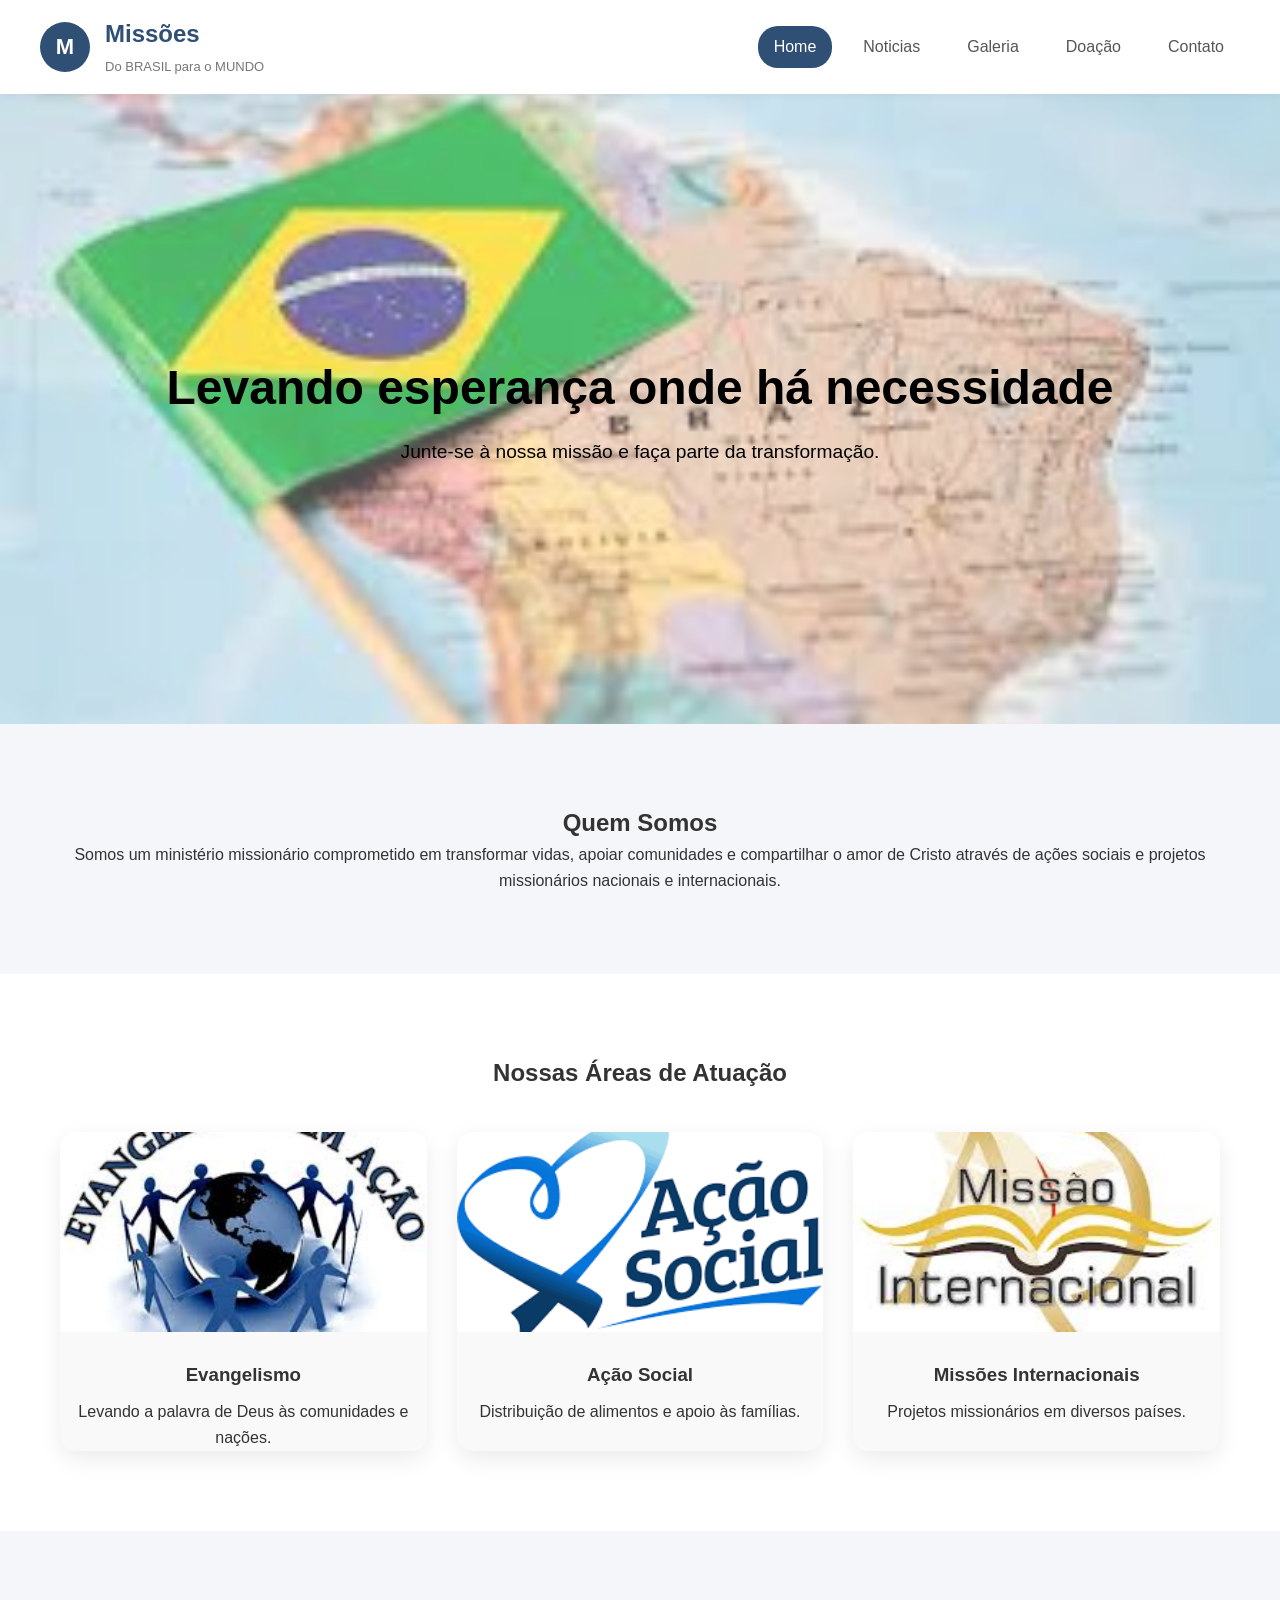
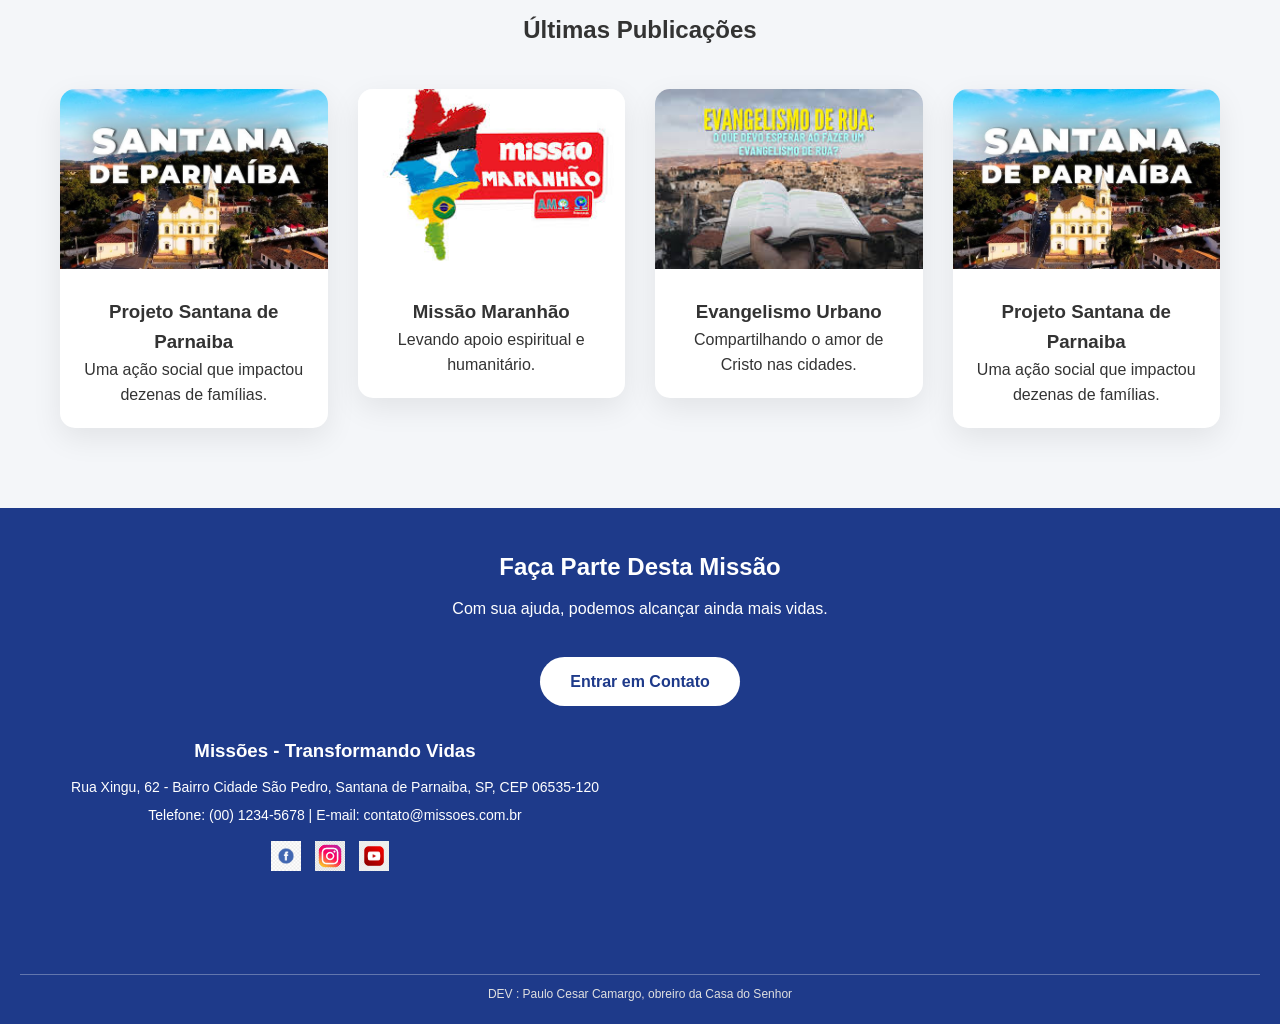
<file: index.html>
<!DOCTYPE html>
<html lang="pt-br">
<head>
<meta charset="UTF-8">
<meta name="viewport" content="width=device-width, initial-scale=1.0">
<title>Missões - Transformando Vidas</title>
<link rel="stylesheet" href="css/footer.css">
<link rel="stylesheet" href="css/header.css">
<link rel="stylesheet" href="css/style.css">


</head>
<body>

<div id="header"></div>


<!-- HERO DINÂMICO -->
<section class="hero" id="heroBanners">
    <!-- banners serão carregados dinamicamente via JS -->
</section>
<!-- SOBRE -->

<section class="sobre" id="sobreSection">
    <!-- Conteúdo será carregado via JS -->
</section>

<!-- ÁREAS -->
<section class="areas">
    <div class="container">
        <h2>Nossas Áreas de Atuação</h2>

        <div class="areas-grid">
            <div class="area-card">
                <img src="assets/images/area1.jpeg">
                <h3>Evangelismo</h3>
                <p>Levando a palavra de Deus às comunidades e nações.</p>
            </div>

            <div class="area-card">
                <img src="assets/images/acao_social.png">
                <h3>Ação Social</h3>
                <p>Distribuição de alimentos e apoio às famílias.</p>
            </div>

            <div class="area-card">
                <img src="assets/images/internacional.jpeg">
                <h3>Missões Internacionais</h3>
                <p>Projetos missionários em diversos países.</p>
            </div>
           
        </div>
    </div>
</section>

<!-- PUBLICAÇÕES -->
<section class="publicacoes">
    <div class="container">
        <h2>Últimas Publicações</h2>
        <div class="cards-grid">
            
            <a href="paginaDetalhe1.html?id=1" class="post-card-link">
                <div class="post-card">
                    <img src="assets/images/santana.jpg">
                    <div class="post-content">
                        <h3>Projeto Santana de Parnaiba</h3>
                        <p>Uma ação social que impactou dezenas de famílias.</p>
                    </div>
                </div>
            </a>

            <a href="paginaDetalhe2.html?id=2" class="post-card-link">
                <div class="post-card">
                    <img src="assets/images/maranhao.jpeg">
                    <div class="post-content">
                        <h3>Missão Maranhão</h3>
                        <p>Levando apoio espiritual e humanitário.</p>
                    </div>
                </div>
            </a>

            <a href="paginaDetalhe3.html?id=3" class="post-card-link">
                <div class="post-card">
                    <img src="assets/images/evenDeRua.jpeg">
                    <div class="post-content">
                        <h3>Evangelismo Urbano</h3>
                        <p>Compartilhando o amor de Cristo nas cidades.</p>
                    </div>
                </div>
            </a>

            <a href="paginaDetalhe1.html?id=1" class="post-card-link">
                <div class="post-card">
                    <img src="assets/images/santana.jpg">
                    <div class="post-content">
                        <h3>Projeto Santana de Parnaiba</h3>
                        <p>Uma ação social que impactou dezenas de famílias.</p>
                    </div>
                </div>
            </a>

        </div>
    </div>
</section>


<div id="footer"></div>


<script src="js/include.js"></script>
<!--<script src="js/home.js"></script>-->
<script src="js/script.js"></script>
<script src="js/carregarHero.js"></script>
<script src="js/admin.js"></script>




</body>
</html>
</file>
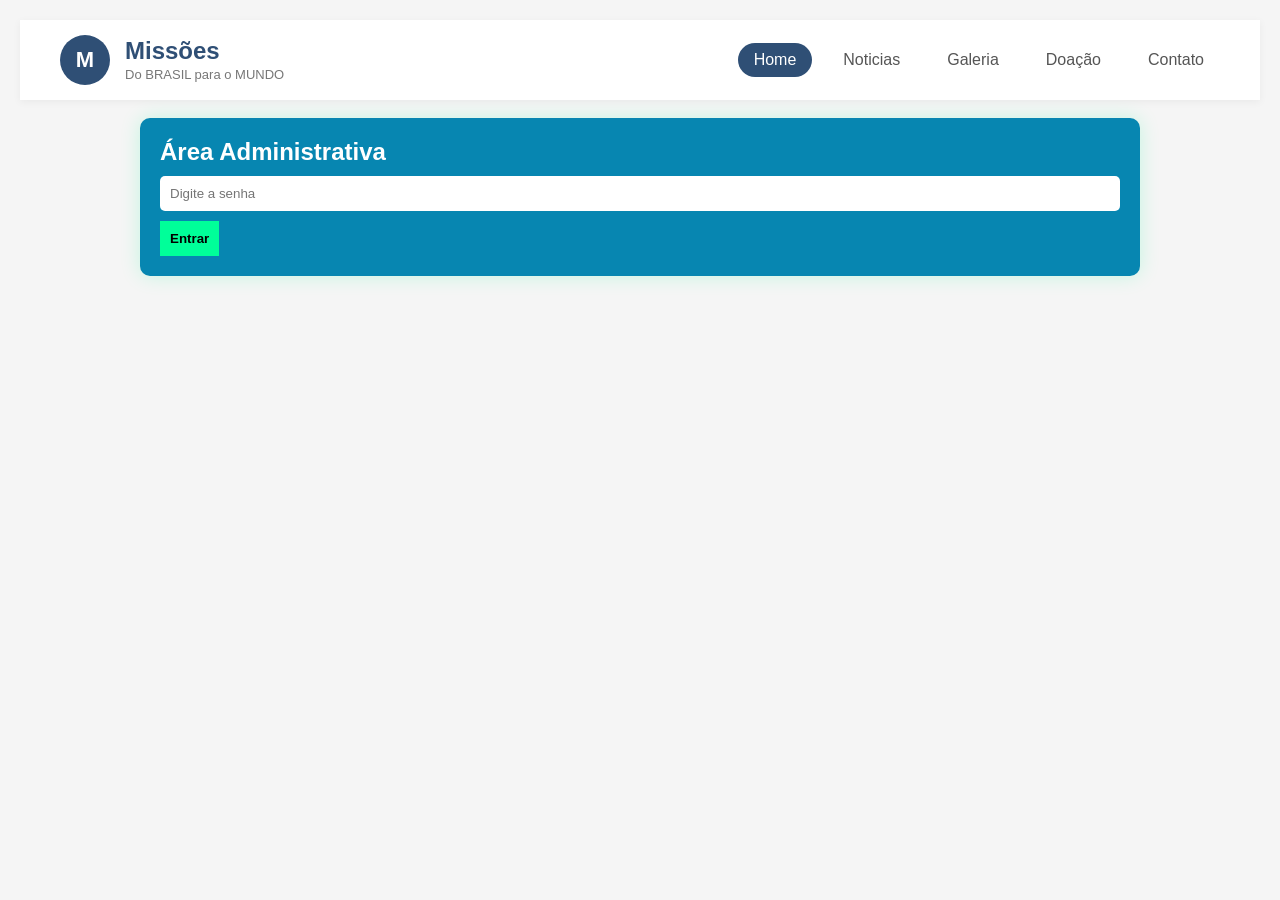
<file: admin.html>
<!DOCTYPE html>
<html lang="pt-br">
<head>
<meta charset="UTF-8">
 <meta name="viewport" content="width=device-width, initial-scale=1.0">
<title>Notícias</title>
<link rel="stylesheet" href="css/admin.css">
<link rel="stylesheet" href="css/noticias.css">
<link rel="stylesheet" href="css/header.css">


</head>
<body>

    <!--include-->
    <div id="header"></div>
    <!--include-->
    <br>
<section class="admin-login" id="adminLogin">
    <h2>Área Administrativa</h2>
    <input type="password" id="senhaAdmin" placeholder="Digite a senha">
    <button onclick="verificarSenha()">Entrar</button>
</section>
<br>
<section class="admin-panel" id="adminPanel">

    <h2>Painel de Publicações</h2>
    <button class="logout-btn" onclick="logout()">Sair</button>
    <!-- Botão no canto direito -->
     <button> <a href="adminHome.html">Home</a></button>
       


    <!-- NOTÍCIAS -->
    <div class="box">
        <h3>Publicar Notícia</h3>
        <input type="text" id="tituloNoticia" placeholder="Título">
        <textarea id="conteudoNoticia" placeholder="Conteúdo"></textarea>
        <input type="file" id="imagemNoticia" accept="image/*">
        <img id="previewNoticia">
        <button onclick="salvarNoticia()">Publicar Notícia</button>
    </div>
        <div class="box">
        <h3>Gerenciar Notícias</h3>
        <div id="listaNoticiasAdmin"></div>
    </div>

    <!-- GALERIA -->
    <div class="box">
        <h3>Publicar Foto na Galeria</h3>
        <input type="text" id="tituloFoto" placeholder="Título da foto">
        <textarea id="descricaoFoto" placeholder="Descrição da foto"></textarea>
        <input type="file" id="imagemFoto">
        <button onclick="salvarFoto()">Publicar</button>
    </div>
    <div class="box">
    <h3>Gerenciar Fotos Publicadas</h3>
    <div id="listaFotosAdmin"></div>
</div>

</section>
<br>



<script src="js/script.js"></script>
<script src="js/admin.js"></script>
<script src="js/galeria.js"></script>
<script src="js/include.js"></script>
</body>
</html>
</file>
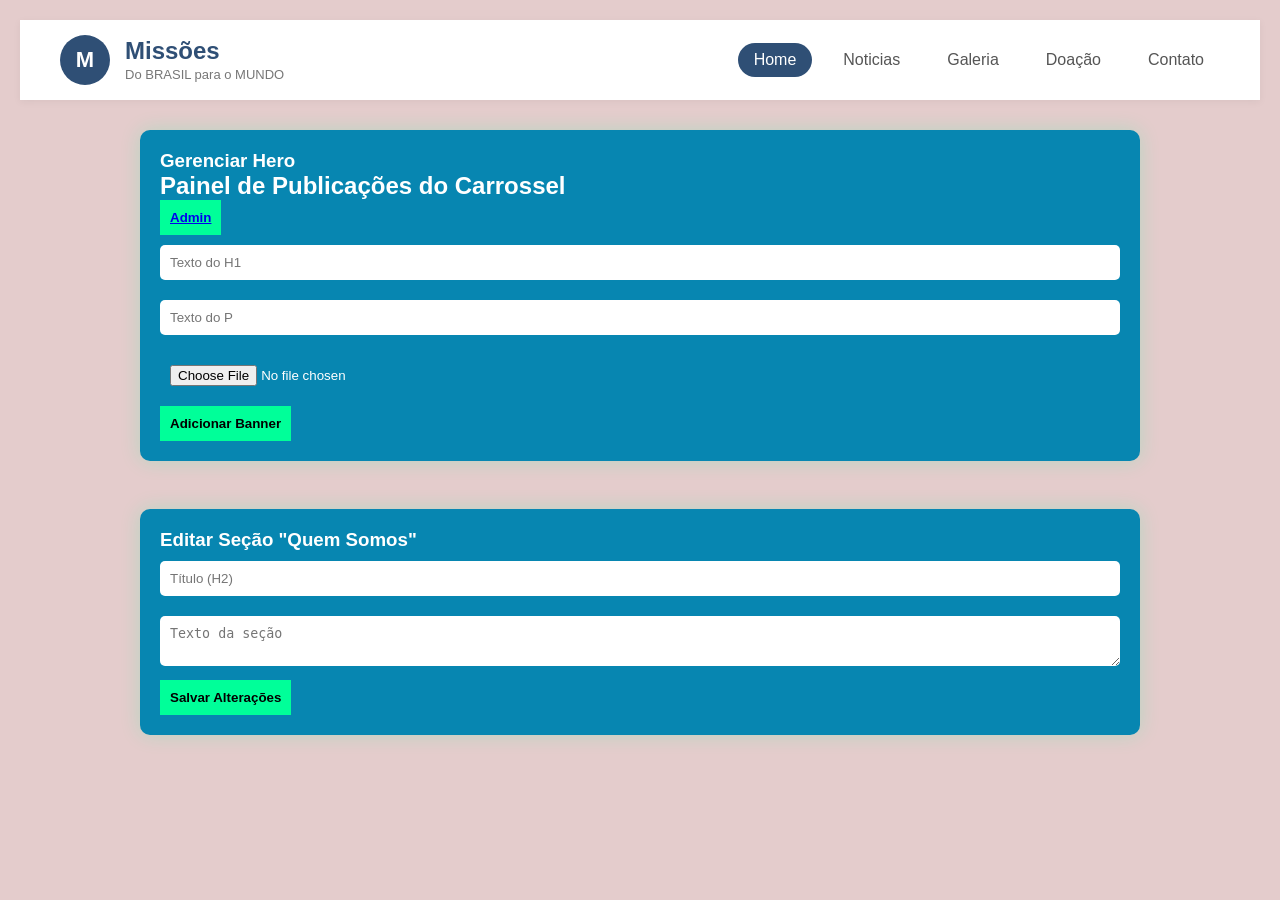
<file: adminHome.html>
<!DOCTYPE html>
<html lang="pt-br">
<head>
<meta charset="UTF-8">
<meta name="viewport" content="width=device-width, initial-scale=1.0">
<title>Admin Hero</title>
<link rel="stylesheet" href="css/header.css">
<link rel="stylesheet" href="css/admin.css">
</head>
<body>
<div id="header"></div>

<!-- Box de gerenciamento do Hero -->
<div class="admin-panel box">
    <h3>Gerenciar Hero</h3>
<div> <h2>Painel de Publicações do Carrossel</h2>
    <!-- Botão no canto direito -->
     <button> <a href="admin.html">Admin</a></button>
       </div>
    <!-- Formulário para novo banner -->
    <input type="text" id="tituloHero" placeholder="Texto do H1" required>
    <input type="text" id="subtituloHero" placeholder="Texto do P" required>
    <input type="file" id="imagemHero" accept="image/*" required>
    <img id="previewHero">
    <button onclick="salvarHero()">Adicionar Banner</button>

    <!-- Lista de banners existentes -->
    <div id="listaHeroAdmin"></div>
</div>
<br>
<div class="admin-panel box">
    <h3>Editar Seção "Quem Somos"</h3>

    <input type="text" id="tituloSobre" placeholder="Título (H2)">
    <textarea id="textoSobre" placeholder="Texto da seção"></textarea>
    <button onclick="salvarSobre()">Salvar Alterações</button>
</div>
<br>

<script src="js/include.js"></script>
<script src="js/carregarHero.js"></script>
<script src="js/script.js"></script>


</body>

</html>
</file>
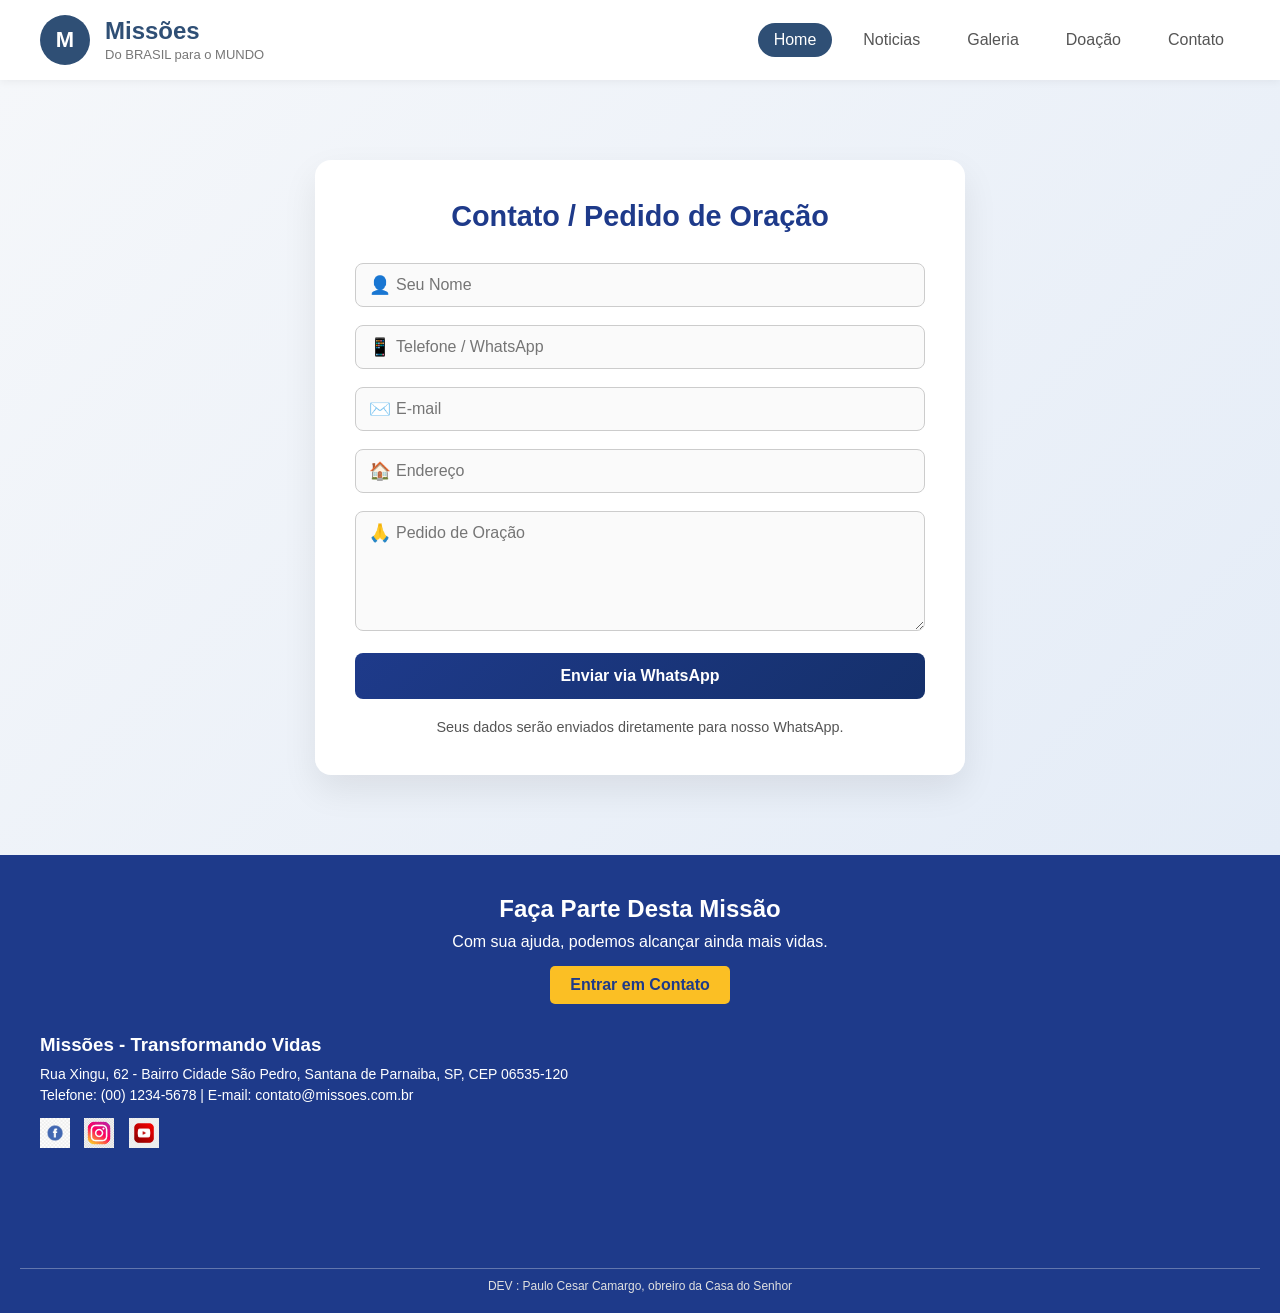
<file: contato.html>
<!DOCTYPE html>
<html lang="pt-br">
<head>
    <meta charset="UTF-8">
    <meta name="viewport" content="width=device-width, initial-scale=1.0">
    <title>Contato</title>
    
    <link rel="stylesheet" href="css/header.css">
    <link rel="stylesheet" href="css/contato.css">
    <link rel="stylesheet" href="css/footer.css">
</head>
<body>
<div id="header"></div>
<!-- HEADER -->
<!-- Section de Contato Estilo Sistema de Agendamento -->
<section id="contato">
  <div class="container">
    <h2>Contato / Pedido de Oração</h2>

    <form id="formContato">

      <div class="input-group">
        <span>👤</span>
        <input type="text" id="nome" placeholder="Seu Nome" required>
      </div>

      <div class="input-group">
        <span>📱</span>
        <input type="tel" id="telefone" placeholder="Telefone / WhatsApp" required>
      </div>

      <div class="input-group">
        <span>✉️</span>
        <input type="email" id="email" placeholder="E-mail" required>
      </div>

      <div class="input-group">
        <span>🏠</span>
        <input type="text" id="endereco" placeholder="Endereço">
      </div>

      <div class="input-group">
        <span>🙏</span>
        <textarea id="pedido" placeholder="Pedido de Oração" required></textarea>
      </div>

      <button type="submit">Enviar via WhatsApp</button>
    </form>

    <p class="info-text">
      Seus dados serão enviados diretamente para nosso WhatsApp.
    </p>
  </div>
</section>

<script>
document.getElementById("formContato").addEventListener("submit", function(e){
  e.preventDefault();

  const nome = document.getElementById("nome").value.trim();
  const telefone = document.getElementById("telefone").value.trim();
  const email = document.getElementById("email").value.trim();
  const endereco = document.getElementById("endereco").value.trim();
  const pedido = document.getElementById("pedido").value.trim();

  // Validação simples
  const emailRegex = /^[^\s@]+@[^\s@]+\.[^\s@]+$/;
  const telRegex = /^[0-9]{8,15}$/; // apenas números, 8 a 15 dígitos

  if(!nome || !telefone || !email || !pedido){
    alert("Por favor, preencha todos os campos obrigatórios!");
    return;
  }

  if(!emailRegex.test(email)){
    alert("Por favor, insira um e-mail válido!");
    return;
  }

  const telNumeros = telefone.replace(/\D/g,''); // Remove caracteres não numéricos
  if(!telRegex.test(telNumeros)){
    alert("Por favor, insira um telefone/WhatsApp válido (somente números)!");
    return;
  }

  // Número do WhatsApp da ONG (ex.: 55DDDNUMERO)
  const numeroWhats = "5511913563576";

  const mensagem = `🙏 Pedido de oração via site:%0A
*Nome:* ${nome}%0A
*Telefone:* ${telefone}%0A
*E-mail:* ${email}%0A
*Endereço:* ${endereco}%0A
*Pedido de Oração:* ${pedido}`;

  const urlWhats = `https://wa.me/${numeroWhats}?text=${mensagem}`;

  window.open(urlWhats, "_blank");
});
</script>

<div id="footer"></div>


    
    <script src="js/include.js"></script>
    <script src="js/script.js"></script>
</body>
</html>
</file>
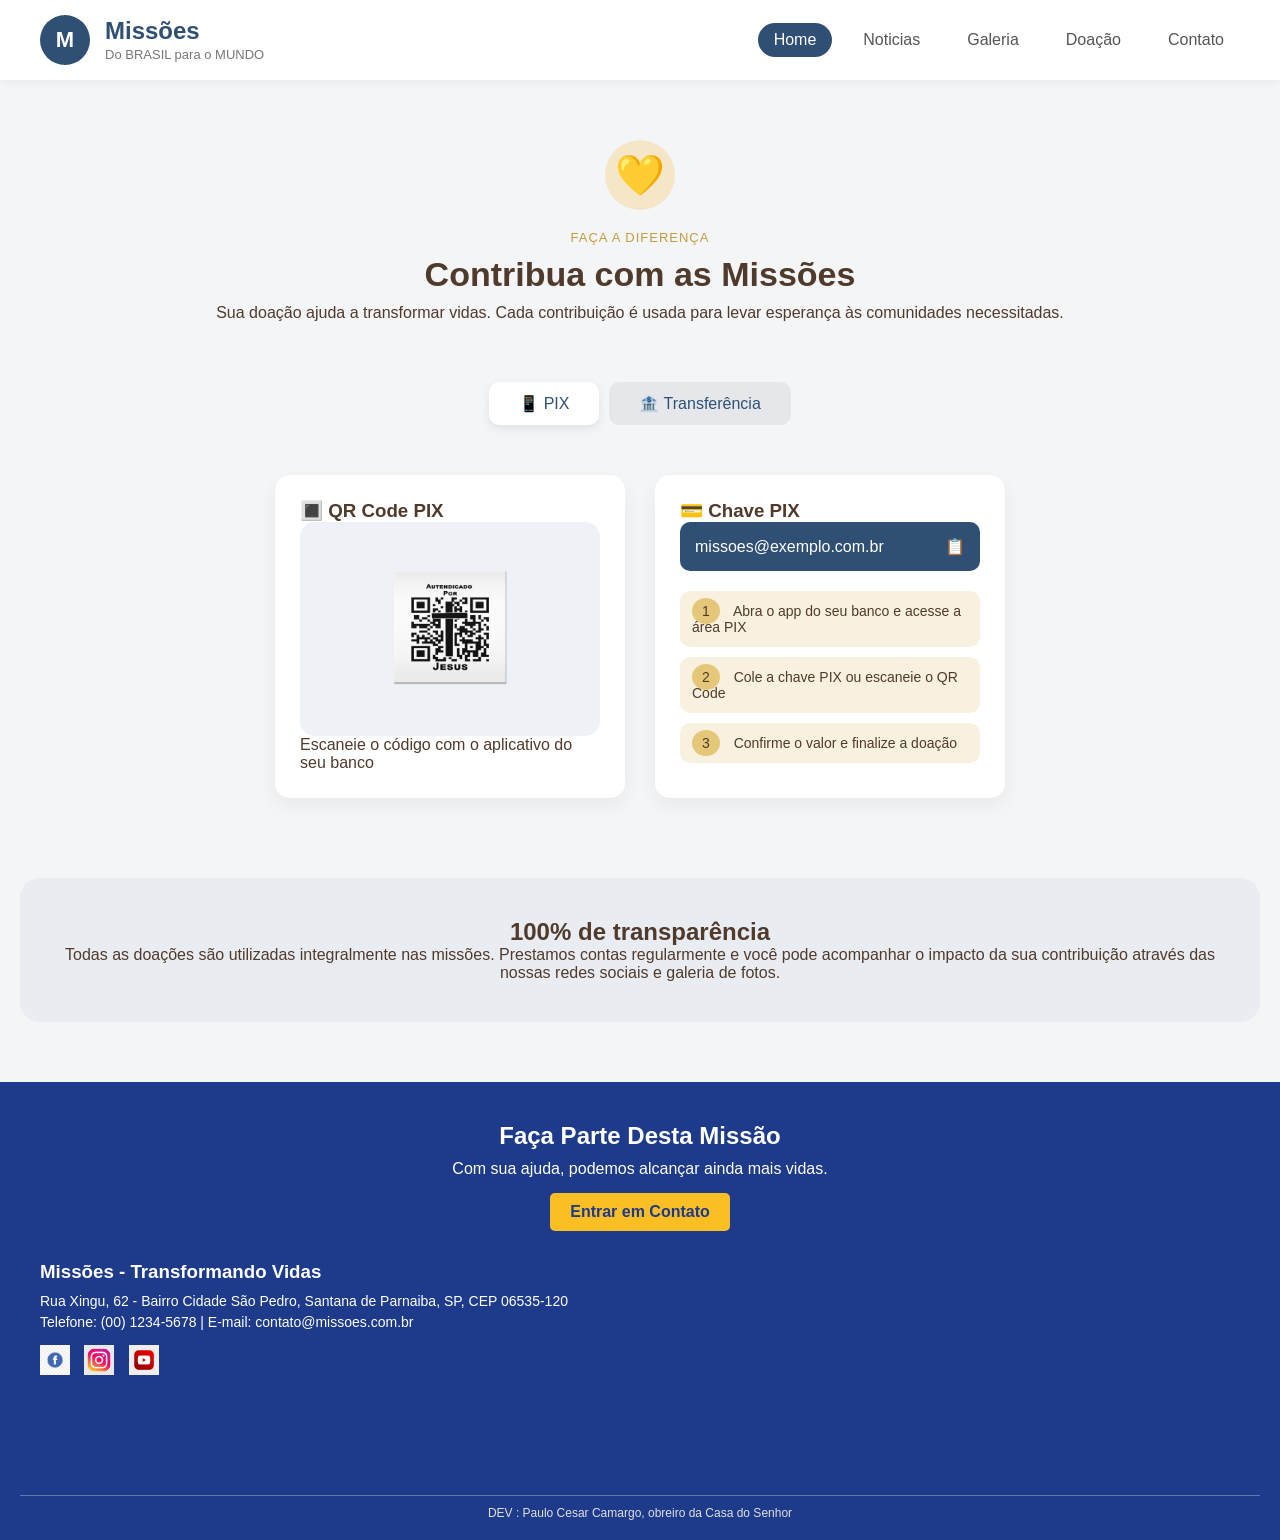
<file: doacao.html>
<!DOCTYPE html>
<html lang="pt-br">
<head>
    <meta charset="UTF-8">
    <meta name="viewport" content="width=device-width, initial-scale=1.0">
    <title>Faça a diferença</title>
    
    <link rel="stylesheet" href="css/header.css">
     <link rel="stylesheet" href="css/doacao.css">
     <link rel="stylesheet" href="css/footer.css">
</head>
<body>
    <!--include-->
    <div id="header"></div>
    <!--include-->
<section class="topo">
    <div class="icone">💛</div>
    <span class="subtitulo">FAÇA A DIFERENÇA</span>
    <h1>Contribua com as Missões</h1>
    <p>Sua doação ajuda a transformar vidas. Cada contribuição é usada para levar esperança às comunidades necessitadas.</p>
</section>

<section class="tabs">
    <button class="tab active" onclick="mostrarAba('pix')">📱 PIX</button>
    <button class="tab" onclick="mostrarAba('transferencia')">🏦 Transferência</button>
</section>

<section id="pix" class="conteudo active">

    <div class="card">
        <h3>🔳 QR Code PIX</h3>
        <div class="qr-box">
            <img src="../assets/images/qr.png" alt="QR Code PIX">
        </div>
        <p>Escaneie o código com o aplicativo do seu banco</p>
    </div>

    <div class="card">
        <h3>💳 Chave PIX</h3>
        <div class="pix-chave">
            missoes@exemplo.com.br
            <span onclick="copiarPix()">📋</span>
        </div>

        <div class="passos">
            <div><span>1</span> Abra o app do seu banco e acesse a área PIX</div>
            <div><span>2</span> Cole a chave PIX ou escaneie o QR Code</div>
            <div><span>3</span> Confirme o valor e finalize a doação</div>
        </div>
    </div>

</section>

<section id="transferencia" class="conteudo">

    <div class="card centralizado">
        <h3>🏦 Dados Bancários</h3>
        <br>
        <p><strong>Banco:</strong> Banco do Brasil</p>
        <br>
        <p><strong>Agência:</strong> 0001</p>
        <br>
        <p><strong>Conta:</strong> 12345-6</p>
        <br>
        <p><strong>Nome:</strong> Missões Transformando Vidas</p>
        <br>
        <button onclick="copiarTransferencia()">Copiar Dados</button>
    </div>

</section>

<section class="transparencia">
    <h2>100% de transparência</h2>
    <p>Todas as doações são utilizadas integralmente nas missões. Prestamos contas regularmente
        e você pode acompanhar o impacto da sua contribuição através das nossas redes
        sociais e galeria de fotos.
    </p>
</section>

<div id="footer"></div>


    
    <script src="js/include.js"></script>
    <script src="js/script.js"></script>
</body>
</html>
</file>
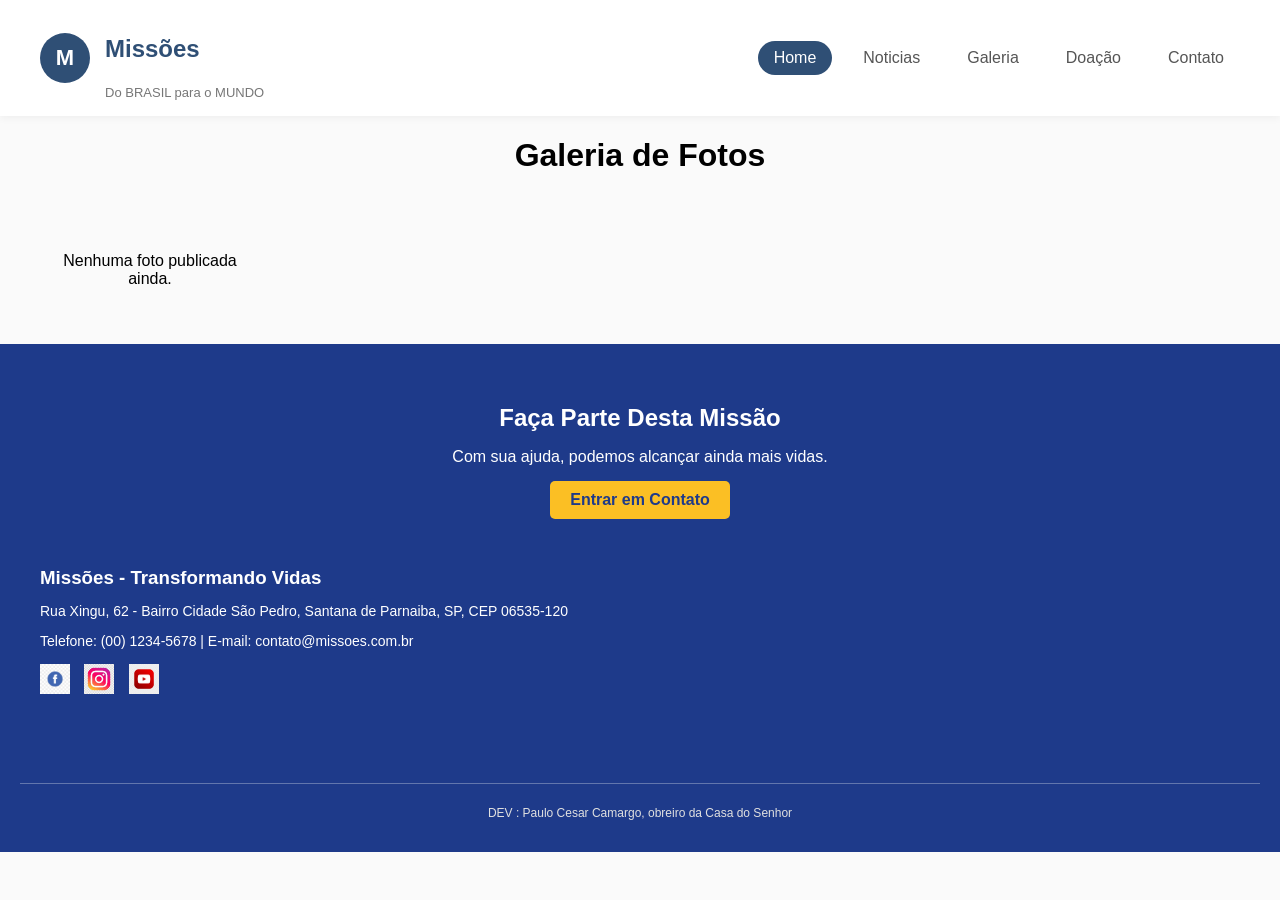
<file: galeria.html>
<!DOCTYPE html>
<html lang="pt-br">
<head>
<meta charset="UTF-8">
<meta name="viewport" content="width=device-width, initial-scale=1.0">
<title>Galeria</title>

<link rel="stylesheet" href="css/header.css">
<link rel="stylesheet" href="css/galeria.css">
<link rel="stylesheet" href="css/footer.css">
</head>
<body>

<div id="header"></div>

<h1  style='text-align:center;'>Galeria de Fotos</h1>
<div id="gridGaleria" class="grid-galeria"></div>

<div id="lightbox" class="lightbox">
    <img id="lightboxImg">
</div>

<div id="footer"></div>
 

<script src="js/include.js"></script>
<script src="js/galeria.js"></script>
<script src="js/script.js"></script>

</body>
</html>
</file>
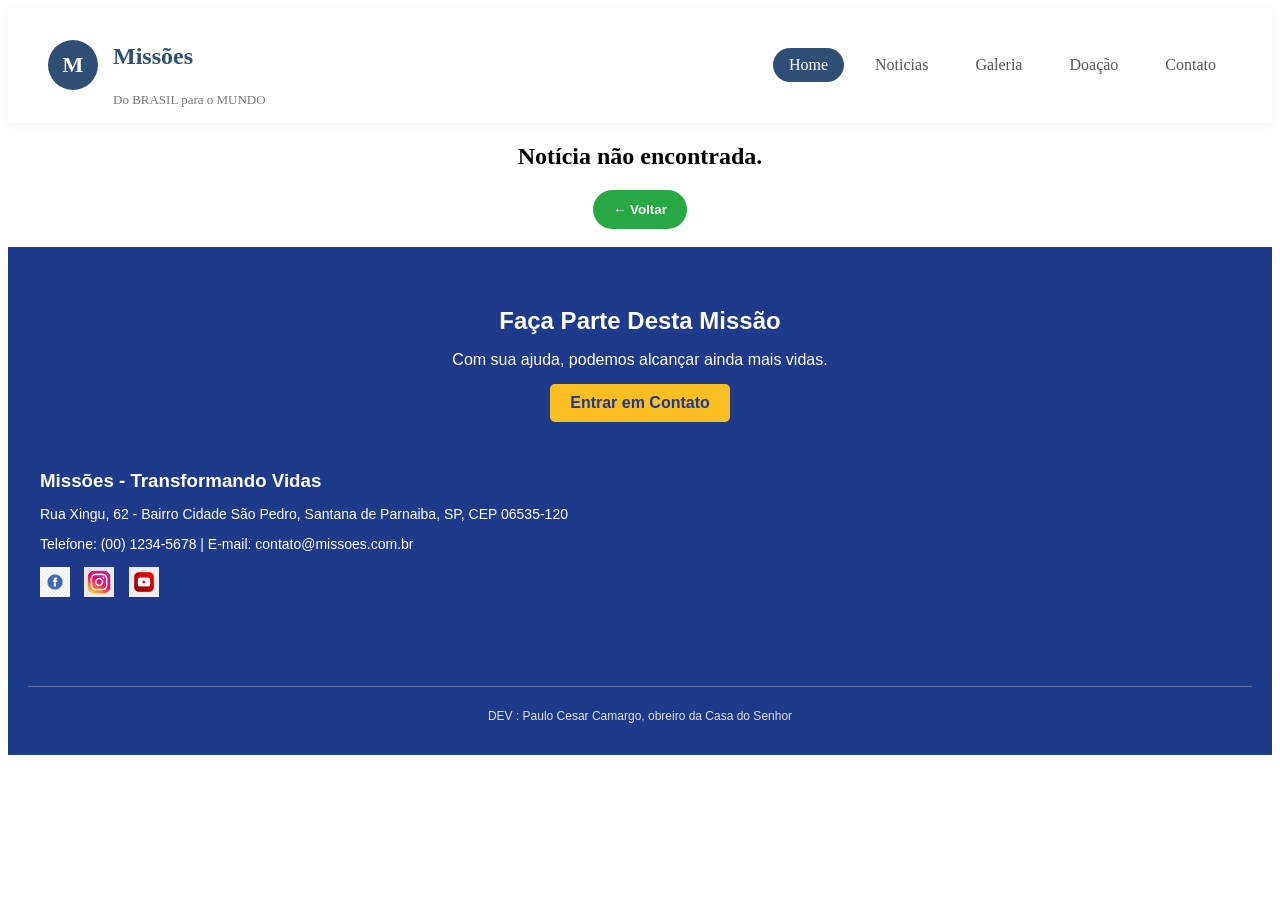
<file: noticia.html>
<!DOCTYPE html>
<html lang="pt-br">
<head>
<meta charset="UTF-8">
 <meta name="viewport" content="width=device-width, initial-scale=1.0">
<title>Notícia</title>
<link rel="stylesheet" href="css/noticiaIndividual.css">
<link rel="stylesheet" href="css/header.css">
<link rel="stylesheet" href="css/footer.css">
</head>
<body>

<div id="header"></div>

<section class="container-noticias">
    <div id="noticiaCompleta"></div>
    <div style="text-align:center; margin-top:20px;">
        <button onclick="voltarPagina()" class="btn-voltar">← Voltar</button>
    </div>
</section>
 <br>

<div id="footer"></div>


<script src="js/include.js"></script>
<script src="js/noticia-individual.js"></script>



</body>

</html>
</file>
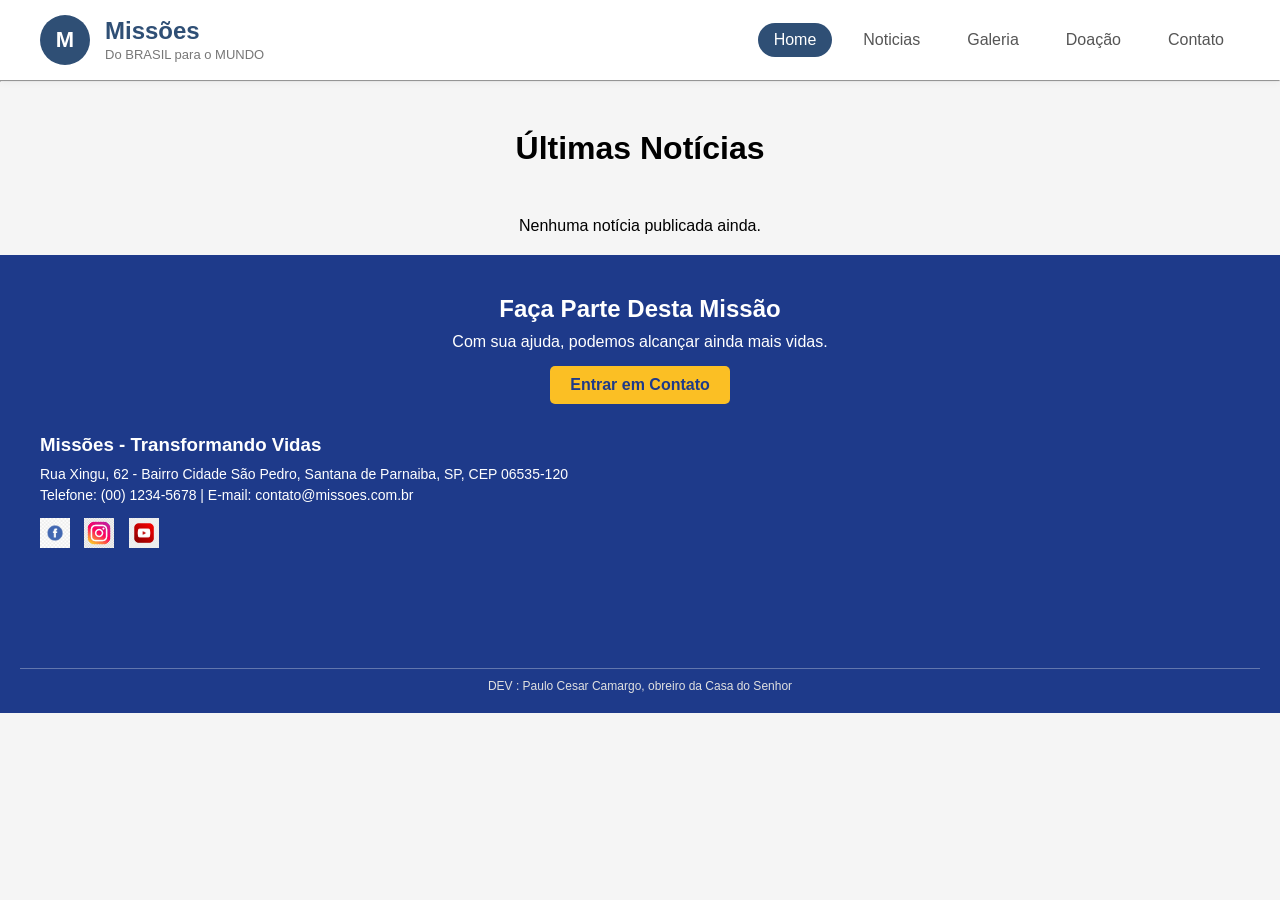
<file: noticias.html>
<!DOCTYPE html>
<html lang="pt-br">
<head>
<meta charset="UTF-8">
 <meta name="viewport" content="width=device-width, initial-scale=1.0">
<title>Notícias</title>
<link rel="stylesheet" href="css/noticias.css">
<link rel="stylesheet" href="css/header.css">
<link rel="stylesheet" href="css/footer.css">
</head>
<body>

<div id="header"></div>
<hr>
<br>
<h1 class="titulo-pagina">Últimas Notícias</h1>

<div id="listaNoticias" class="grid-noticias"></div>

<div id="footer"></div>


<script src="js/include.js"></script>
<script src="js/noticias.js"></script>
<script src="js/script.js"></script>

</body>

</html>
</file>
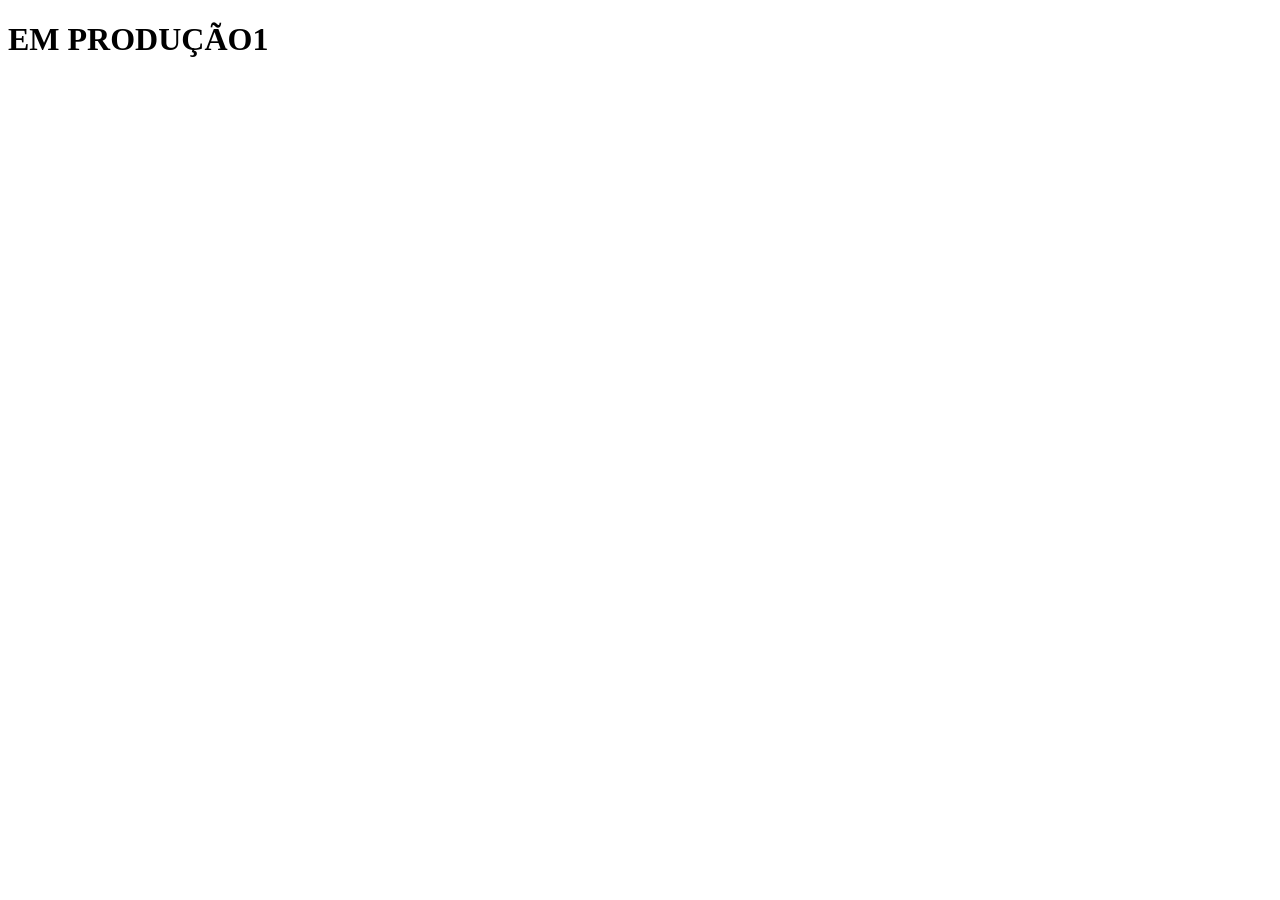
<file: paginaDetalhe1.html>
<!DOCTYPE html>
<html lang="en">
<head>
    <meta charset="UTF-8">
    <meta name="viewport" content="width=device-width, initial-scale=1.0">
    <title>Document</title>
</head>
<body>
    <H1>EM PRODUÇÃO1</H1>
</body>
</html>
</file>
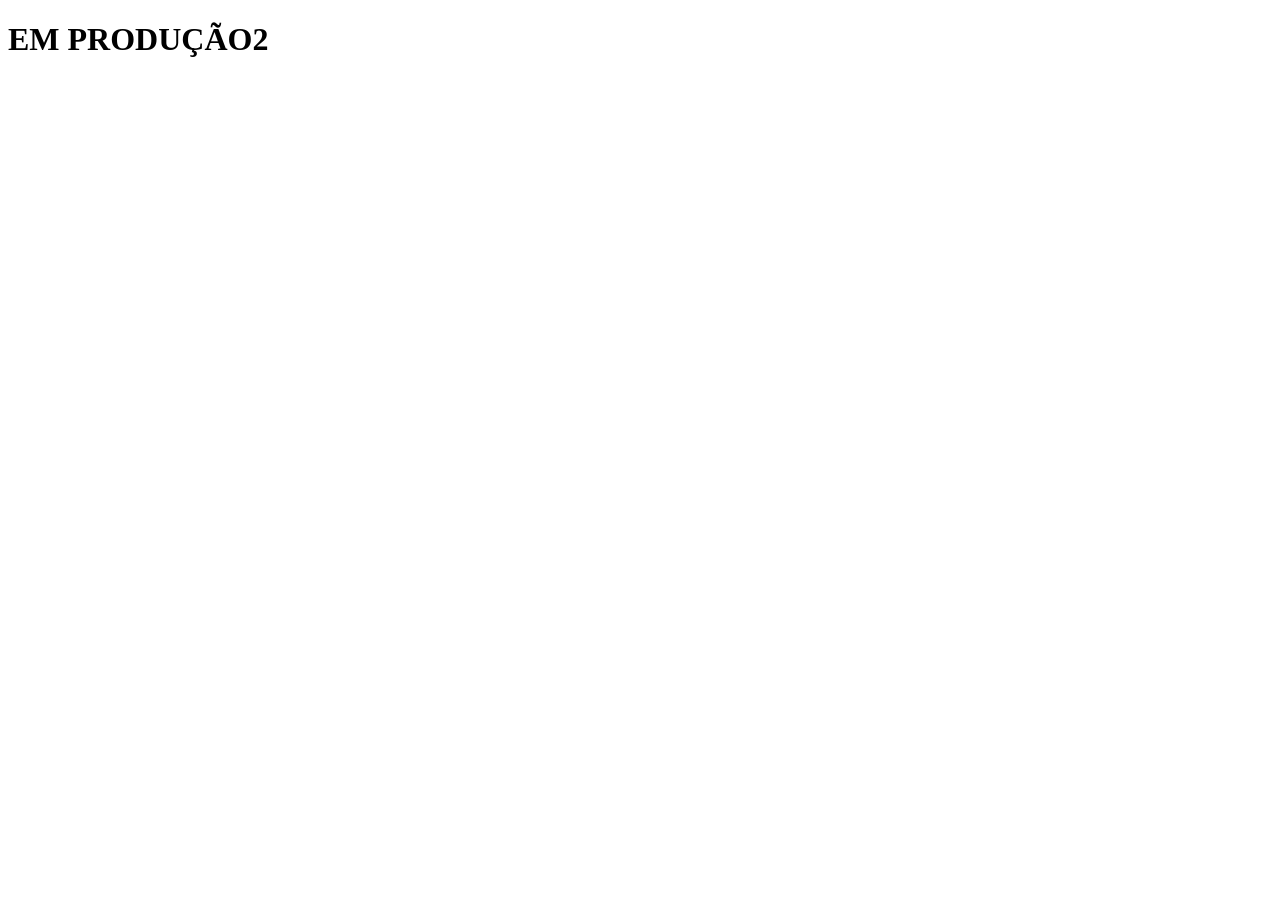
<file: paginaDetalhe2.html>
<!DOCTYPE html>
<html lang="en">
<head>
    <meta charset="UTF-8">
    <meta name="viewport" content="width=device-width, initial-scale=1.0">
    <title>Document</title>
</head>
<body>
        <H1>EM PRODUÇÃO2</H1>

    
</body>
</html>
</file>
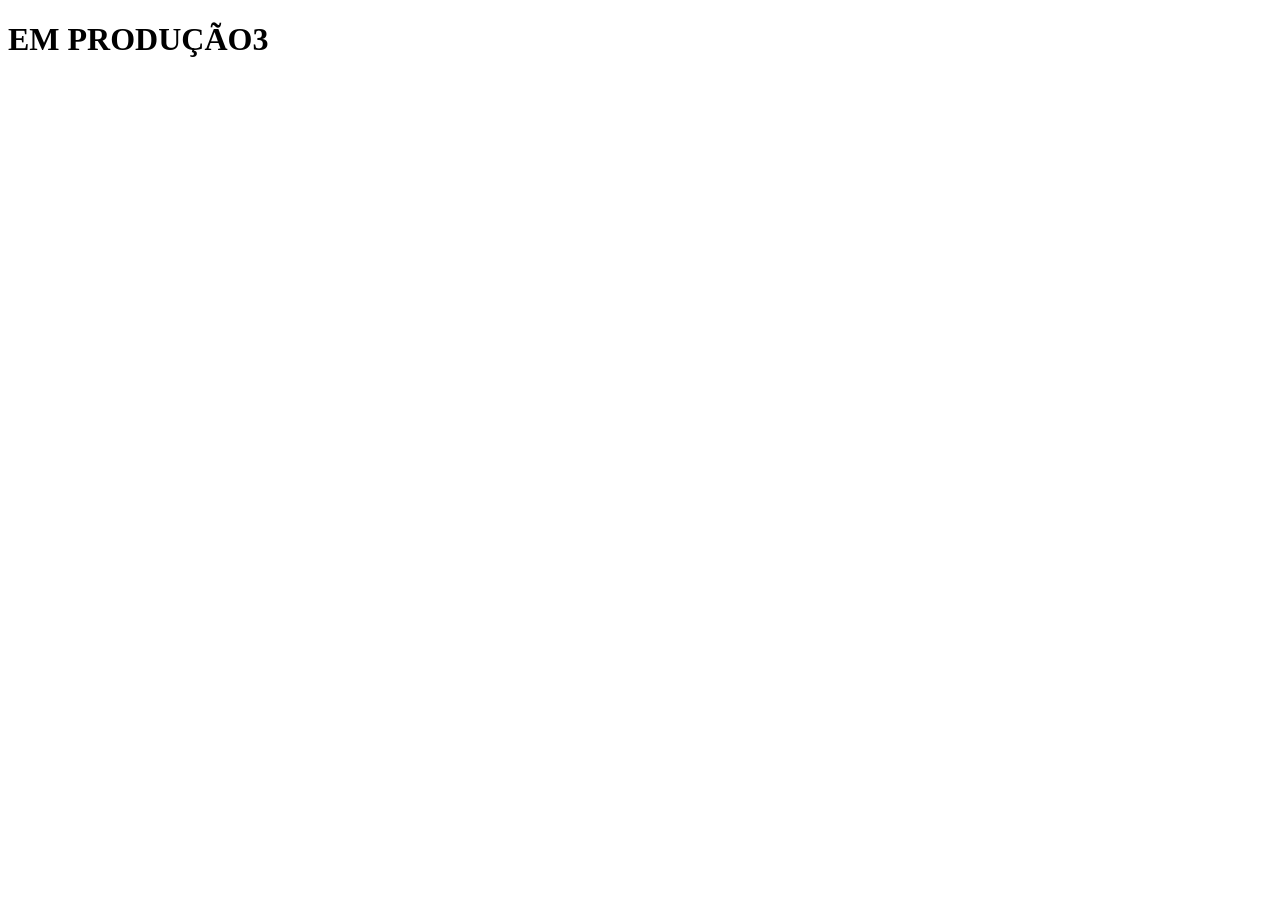
<file: paginaDetalhe3.html>
<!DOCTYPE html>
<html lang="en">
<head>
    <meta charset="UTF-8">
    <meta name="viewport" content="width=device-width, initial-scale=1.0">
    <title>Document</title>
</head>
<body>
        <H1>EM PRODUÇÃO3</H1>

</body>
</html>
</file>
<file: css/footer.css>
.footer {
  background-color: #1e3a8a; /* azul suave */
  color: #fff;
  font-family: 'Arial', sans-serif;
  padding: 40px 20px 20px;
}

.footer-container {
  max-width: 1200px;
  margin: 0 auto;
}

.footer-cta {
  text-align: center;
  margin-bottom: 30px;
}

.footer-cta h2 {
  font-size: 24px;
  margin-bottom: 10px;
}

.footer-cta p {
  font-size: 16px;
  margin-bottom: 15px;
}

.btn-secondary {
  display: inline-block;
  padding: 10px 20px;
  background-color: #fbbf24; /* dourado */
  color: #1e3a8a;
  text-decoration: none;
  font-weight: bold;
  border-radius: 5px;
  transition: background 0.3s;
}

.btn-secondary:hover {
  background-color: #f59e0b;
}

.footer-main {
  display: flex;
  flex-wrap: wrap;
  justify-content: space-between;
  gap: 20px;
  margin-bottom: 30px;
}

.footer-info {
  flex: 1 1 300px;
}

.footer-info h3 {
  margin-bottom: 10px;
}

.footer-info p {
  margin-bottom: 5px;
  font-size: 14px;
}

.footer-map {
  flex: 1 1 300px;
  text-align: center;
}

.footer-map iframe {
  width: 100%;
  height: 200px;
  border-radius: 5px;
}

.footer-creditos {
  text-align: center;
  font-size: 12px;
  border-top: 1px solid rgba(255, 255, 255, 0.3);
  padding-top: 10px;
  color: #e0e0e0;
}

/* RESPONSIVO */
@media (max-width: 768px) {
  .footer-main {
    flex-direction: column;
    align-items: center;
  }
  
  .footer-info, .footer-map {
    text-align: center;
  }
}

.footer-socials {
  margin-top: 15px;
}

.footer-socials a {
  display: inline-block;
  margin-right: 10px;
  transition: transform 0.3s;
}

.footer-socials a img {
  width: 30px;
  height: 30px;
}

.footer-socials a:hover {
  transform: scale(1.1);
}
</file>
<file: css/header.css>
/* HEADER */
.header {
    display: flex;
    justify-content: space-between;
    align-items: center;
    padding: 15px 40px;
    background: #fff;
    box-shadow: 0 2px 8px rgba(0,0,0,0.05);
    position: relative;
    z-index: 1000;
}

.logo-area {
    display: flex;
    align-items: center;
    gap: 15px;
}

.logo-circle {
    width: 50px;
    height: 50px;
    background: #2f4f75;
    color: #fff;
    border-radius: 50%;
    display: flex;
    align-items: center;
    justify-content: center;
    font-size: 22px;
    font-weight: bold;
}

.logo-area h2 { color: #2f4f75; }
.logo-area span { font-size: 13px; color: #777; }

/* MENU */
.menu {
    display: flex;
    gap: 15px;
}

.menu a {
    text-decoration: none;
    color: #555;
    padding: 8px 16px;
    border-radius: 20px;
    font-weight: 500;
    transition: 0.3s;
}

.menu a:hover { background: #eaeef5; }
.menu a.active { background: #2f4f75; color: #fff; }

/* HAMBURGUER */
.menu-toggle {
    display: none;
    font-size: 28px;
    cursor: pointer;
    background: none;
    border: none;
}

/* RESPONSIVO */
@media (max-width: 768px) {
.menu {
    position: fixed;
    top: 0;
    right: -300px;
    width: 260px;
    height: 100vh;
    background: #bcc9dd;
    flex-direction: column;
    padding: 80px 20px;
    transition: right 0.3s ease;
    box-shadow: -5px 0 20px rgba(0,0,0,0.15);
    z-index: 1002;
}

.menu.ativo { right: 0; }

.menu a { margin: 15px 0; }

.menu-toggle { display: block; }
}

/* OVERLAY */
.menu-overlay {
    position: fixed;
    inset: 0;
    background: rgba(0,0,0,0.4);
    opacity: 0;
    visibility: hidden;
    transition: opacity 0.3s ease;
    z-index: 1000;
}


/* BLOQUEIO SCROLL */
body.no-scroll { overflow: hidden; }
</file>
<file: css/style.css>
*{
margin:0;
padding:0;
box-sizing:border-box;
}

body{
font-family:'Segoe UI',sans-serif;
background:#f4f6f9;
color:#333;
line-height:1.6;
}

.container{
max-width:1200px;
margin:auto;
padding:0 20px;
}
/* ================= HERO DINÂMICO ================= */
.hero {
    position: relative;
    width: 100%;
    height: 70vh; /* ajuste conforme seu layout */
    overflow: hidden;
}

.hero-slide {
    position: absolute;
    top: 0;
    left: 0;
    width: 100%;
    height: 100%;
    background-size: cover;
    background-position: center;
    opacity: 0;
    transition: opacity 1s ease;
}

.hero-slide.active {
    opacity: 1;
}

/* Overlay para clarear a imagem */
.hero-slide .hero-overlay {
    position: absolute;
    top: 0;
    left: 0;
    width: 100%;
    height: 100%;
    background-color: rgba(255, 255, 255, 0.3); /* ajuste 0.3 para mais ou menos claro */
    z-index: 1;
}

/* Conteúdo do slide */
.hero-slide .hero-content {
    position: relative;
    z-index: 2; /* mantém o texto acima do overlay */
    color: #000000; /* cor do texto */
    text-align: center;
    top: 50%;
    transform: translateY(-50%);
    padding: 20px;
}

.hero-slide h1 {
    font-size: 3rem;
    margin-bottom: 10px;
}

.hero-slide p {
    font-size: 1.2rem;
}


.btn-primary{
display:inline-block;
margin-top:20px;
padding:12px 30px;
background:#00aa66;
color:white;
border-radius:30px;
text-decoration:none;
transition:.3s;
}

.btn-primary:hover{
background:#008f55;
}

/* SOBRE */
.sobre{
padding:80px 0;
text-align:center;
}

/* ÁREAS */
.areas{
padding:80px 0;
background:#fff;
text-align:center;
}

.areas-grid{
display:grid;
grid-template-columns:repeat(auto-fit,minmax(280px,1fr));
gap:30px;
margin-top:40px;
}

.area-card{
background:#f9f9f9;
border-radius:15px;
overflow:hidden;
box-shadow:0 8px 25px rgba(0,0,0,.08);
transition:.3s;
}

.area-card:hover{
transform:translateY(-8px);
}

.area-card img{
width:100%;
height:200px;
object-fit:cover;
}

.area-card h3{
margin:20px 0 10px;
}

/* PUBLICAÇÕES */
.publicacoes{
padding:80px 0;
text-align:center;
}

.cards-grid{
display:grid;
grid-template-columns:repeat(auto-fit,minmax(250px,1fr));
gap:30px;
margin-top:40px;
}

.post-card{
background:white;
border-radius:15px;
overflow:hidden;
box-shadow:0 10px 30px rgba(0,0,0,.08);
transition:.3s;
}

.post-card:hover{
transform:translateY(-6px);
}

.post-card img{
width:100%;
height:180px;
object-fit:cover;
}

.post-content{
padding:20px;
}

/* CTA */
.cta{
padding:80px 20px;
text-align:center;
background:linear-gradient(135deg,#1e3a8a,#00aa66);
color:white;
}

.btn-secondary{
display:inline-block;
margin-top:20px;
padding:12px 30px;
background:white;
color:#1e3a8a;
border-radius:30px;
text-decoration:none;
font-weight:bold;
}

/* FOOTER */
footer{
background:#111;
color:white;
text-align:center;
padding:20px;
}

/* RESPONSIVO */
@media(max-width:768px){
.hero{
height:50vh;
}

.hero-content h1{
font-size:22px;
}
}

.post-card-link {
    display: block;        /* mantém o card como bloco */
    text-decoration: none; /* remove sublinhado do link */
    color: inherit;        /* mantém a cor do texto */

}
</file>
<file: css/admin.css>
/* ================= RESET ================= */
* {
    margin: 0;
    padding: 0;
    box-sizing: border-box;
}

body{
    font-family: Arial;
    background:#e4cccc;
    color:#fff;
    margin:0;
    padding:20px;
}
.menu-toggle{
    color: #111;
}
.admin-login, .admin-panel{
    max-width:1000px;
    margin:auto;
    background:#0786b1;
    padding:20px;
    border-radius:10px;
    box-shadow:0 0 20px rgba(0,255,150,.2);
}

input, textarea{
    width:100%;
    padding:10px;
    margin:10px 0;
    border-radius:5px;
    border:none;
}

button{
    padding:10px;
    background:#00ff99;
    border:none;
    cursor:pointer;
    font-weight:bold;
}

button:hover{
    transform:scale(1.05);
}

.box{
    margin-top:30px;
}

img{
    max-width:150px;
    display:none;
    margin-top:10px;
}
.logout-btn{
    background:#ff4444;
    margin-bottom:20px;
}

.admin-item{
    display:flex;
    align-items:center;
    gap:10px;
    background:#222;
    padding:10px;
    margin:10px 0;
    border-radius:8px;
}

.admin-item img{
    width:60px;
    height:60px;
    object-fit:cover;
    border-radius:5px;
}

.admin-item button{
    margin-left:auto;
    background:#ff4444;
}
</file>
<file: css/noticias.css>
*{
margin:0;
padding:0;
box-sizing:border-box;
}


body{
    margin:0;
    font-family:Arial, sans-serif;
    background:#f5f5f5;
}

.titulo-pagina{
    text-align:center;
    padding:30px 0;
}

.grid-noticias{
    display:grid;
    grid-template-columns: repeat(auto-fit, minmax(350px, 1fr));
    gap:20px;
    padding:20px;
}

.card-noticia{
    display:flex;
    background:white;
    border-radius:12px;
    overflow:hidden;
    box-shadow:0 5px 20px rgba(0,0,0,.1);
    transition:.3s;
}

.card-noticia:hover{
    transform:translateY(-5px);
    box-shadow:0 10px 30px rgba(0,0,0,.2);
}

.card-noticia img{
    width:140px;
    height:140px;
    object-fit:cover;
}

.conteudo-noticia{
    padding:15px;
    display:flex;
    flex-direction:column;
    justify-content:center;
}

.conteudo-noticia h2{
    margin:0 0 10px 0;
    font-size:18px;
}

.conteudo-noticia p{
    margin:0;
    font-size:14px;
    color:#555;
}

/* RESPONSIVO CELULAR */
@media(max-width:600px){
    .card-noticia{
        flex-direction:column;
    }

    .card-noticia img{
        width:100%;
        height:180px;
    }
}
.container-noticias{
    max-width:900px;
    margin:40px auto;
    padding:20px;
}

.card-noticia-individual{
    background:white;
    padding:30px;
    border-radius:12px;
    box-shadow:0 10px 30px rgba(0,0,0,.1);
}

.card-noticia-individual h1{
    margin-bottom:20px;
}

.card-noticia-individual img{
    width:100%;
    border-radius:10px;
    margin-bottom:20px;
}

.card-noticia-individual p{
    font-size:16px;
    line-height:1.7;
    color:#444;
}

.btn-voltar{
    padding:10px 20px;
    border:none;
    background:#00aa66;
    color:white;
    border-radius:6px;
    cursor:pointer;
    transition:.3s;
}

.btn-voltar:hover{
    background:#008855;
}
</file>
<file: css/contato.css>
/* ============================= */
/* RESET GLOBAL */
/* ============================= */
* {
  margin: 0;
  padding: 0;
  box-sizing: border-box;
  font-family: 'Segoe UI', Arial, sans-serif;
}

body {
  background: #f2f6f9;
  color: #333;
  min-height: 100vh;
}

/* ============================= */
/* SECTION CONTATO */
/* ============================= */
#contato {
  display: flex;
  justify-content: center;
  align-items: center;
  padding: 80px 20px;
  background: linear-gradient(135deg, #f5f7fa, #e4ecf7);
}

/* ============================= */
/* CARD DO FORMULÁRIO */
/* ============================= */
#contato .container {
  background: #ffffff;
  width: 100%;
  max-width: 650px;
  padding: 40px;
  border-radius: 16px;
  box-shadow: 0 15px 35px rgba(0, 0, 0, 0.08);
  transition: transform 0.3s ease;
}

#contato .container:hover {
  transform: translateY(-3px);
}

/* ============================= */
/* TÍTULO */
/* ============================= */
#contato h2 {
  text-align: center;
  color: #1e3a8a;
  margin-bottom: 30px;
  font-size: 1.8rem;
}

/* ============================= */
/* FORMULÁRIO */
/* ============================= */
#formContato {
  display: flex;
  flex-direction: column;
  gap: 18px;
}

/* GRUPOS DE INPUT */
.input-group {
  position: relative;
}

.input-group span {
  position: absolute;
  left: 14px;
  top: 12px;
  font-size: 1.1rem;
  color: #888;
}

.input-group input,
.input-group textarea {
  width: 100%;
  padding: 12px 12px 12px 40px;
  border-radius: 8px;
  border: 1px solid #ccc;
  font-size: 1rem;
  transition: all 0.3s ease;
  background: #fafafa;
}

.input-group input:focus,
.input-group textarea:focus {
  border-color: #1e3a8a;
  background: #fff;
  outline: none;
  box-shadow: 0 0 0 3px rgba(30, 58, 138, 0.1);
}

.input-group textarea {
  resize: vertical;
  min-height: 120px;
}

/* ============================= */
/* BOTÃO */
/* ============================= */
#formContato button {
  background: linear-gradient(135deg, #1e3a8a, #15306b);
  color: #fff;
  padding: 14px;
  border: none;
  border-radius: 8px;
  font-size: 1rem;
  cursor: pointer;
  transition: all 0.3s ease;
  font-weight: 600;
}

#formContato button:hover {
  transform: translateY(-2px);
  box-shadow: 0 10px 20px rgba(30, 58, 138, 0.2);
}

/* ============================= */
/* TEXTO INFERIOR */
/* ============================= */
.info-text {
  text-align: center;
  margin-top: 20px;
  font-size: 0.9rem;
  color: #555;
}

/* ============================= */
/* RESPONSIVO */
/* ============================= */
@media (max-width: 600px) {
  #contato {
    padding: 60px 15px;
  }

  #contato .container {
    padding: 25px;
  }

  #contato h2 {
    font-size: 1.5rem;
  }
}
</file>
<file: css/doacao.css>
* {
    margin: 0;
    padding: 0;
    box-sizing: border-box;
}

body {
    margin: 0;
    font-family: 'Segoe UI', sans-serif;
    background: #f4f5f7;
    color: #503a2c;
}

.topo {
    text-align: center;
    padding: 60px 20px 30px;
}

.icone {
    font-size: 40px;
    background: #f5e6c8;
    width: 70px;
    height: 70px;
    border-radius: 50%;
    line-height: 70px;
    margin: auto;
}

.subtitulo {
    display: block;
    margin-top: 20px;
    font-size: 13px;
    color: #c49b3f;
    letter-spacing: 1px;
}

h1 {
    margin: 10px 0;
    font-size: 34px;
}

.tabs {
    display: flex;
    justify-content: center;
    margin: 30px 0;
}

.tab {
    padding: 12px 30px;
    border: none;
    background: #e5e7eb;
    cursor: pointer;
    font-size: 16px;
    border-radius: 10px;
    margin: 0 5px;
    color: #2f4f75;
}

.tab.active {
    background: white;
    box-shadow: 0 4px 10px rgba(0,0,0,0.08);
}

.conteudo {
    display: none;
    justify-content: center;
    gap: 30px;
    padding: 20px;
    flex-wrap: wrap;
}

.conteudo.active {
    display: flex;
}

.card {
    background: white;
    padding: 25px;
    width: 350px;
    border-radius: 15px;
    box-shadow: 0 8px 20px rgba(0,0,0,0.05);
}

.qr-box {
    background: #eef1f5;
    padding: 30px;
    border-radius: 15px;
    text-align: center;
}

.qr-box img {
    width: 150px;
}

.pix-chave {
    background: #2f4f75;
    color: white;
    padding: 15px;
    border-radius: 10px;
    margin-bottom: 20px;
    display: flex;
    justify-content: space-between;
    align-items: center;
}

.pix-chave span {
    cursor: pointer;
}

.passos div {
    background: #f8f1df;
    padding: 12px;
    border-radius: 10px;
    margin-bottom: 10px;
    font-size: 14px;
}

.passos span {
    background: #e5c77a;
    padding: 5px 10px;
    border-radius: 50%;
    margin-right: 10px;
}

.centralizado {
    text-align: center;
}

button {
    padding: 10px 20px;
    background: #2f4f75;
    color: white;
    border: none;
    border-radius: 8px;
    cursor: pointer;
}

.transparencia {
    background: #e9edf2;
    margin: 60px 20px;
    padding: 40px;
    text-align: center;
    border-radius: 20px;
}

@media (max-width: 768px) {
    .conteudo {
        flex-direction: column;
        align-items: center;
    }
    .header { 
        background-color: #1e3a8a; /* azul suave */
    
    }
    .logo-area h2 { color: #FFF; }
    .logo-area span { font-size: 13px; color: #FFF; }
}
</file>
<file: css/galeria.css>
body {
    font-family: 'Segoe UI', sans-serif;
    background: #fafafa;
    margin:0;
}

/* GRID INSTAGRAM */
.grid-galeria {
    display: grid;
    grid-template-columns: repeat(auto-fill, minmax(220px, 1fr));
    gap: 25px;
    padding: 40px;
}

/* CARD */
.card {
    background: #fff;
    border-radius: 15px;
    overflow: hidden;
    box-shadow: 0 5px 20px rgba(0,0,0,.08);
    transition: all .3s ease;
    cursor: pointer;
}

.card:hover {
    transform: translateY(-6px);
    box-shadow: 0 15px 35px rgba(0,0,0,.15);
}

/* WRAPPER IMAGEM */
.imagem-wrapper {
    position: relative;
    overflow: hidden;
}

/* IMAGEM */
.card img {
    width: 100%;
    height: 220px;
    object-fit: cover;
    transition: transform .5s ease;
}

/* EFEITO INSTAGRAM ZOOM */
.card:hover img {
    transform: scale(1.08);
}

/* TÍTULO SOBREPOSTO */
.card h3 {
    position: absolute;
    bottom: 0;
    width: 100%;
    margin:0;
    padding: 12px;
    font-size: 15px;
    color: white;
    background: linear-gradient(to top, rgba(0,0,0,.8), rgba(0,0,0,0));
    text-align: center;
}

/* CARD DESCRIÇÃO ABAIXO */
.descricao-card {
    padding: 15px;
    font-size: 14px;
    color: #555;
    background: #fff;
    border-top: 1px solid #eee;
}

/* LIGHTBOX ESTILO MODERNO */
.lightbox{
    display:none;
    position:fixed;
    inset:0;
    background:rgba(0,0,0,.95);
    justify-content:center;
    align-items:center;
    z-index:9999;
    animation: fadeIn .3s ease;
}

.lightbox img{
    max-width:85%;
    max-height:85%;
    border-radius:15px;
    animation: zoomIn .3s ease;
}

/* ANIMAÇÕES */
@keyframes fadeIn{
    from{opacity:0;}
    to{opacity:1;}
}

@keyframes zoomIn{
    from{transform:scale(.8);}
    to{transform:scale(1);}

}
</file>
<file: css/noticiaIndividual.css>
/* ===== NOTÍCIA INDIVIDUAL ===== */

.layout-noticia{
    display:flex;
    gap:40px;
    align-items:flex-start;
    background:#fff;
    padding:40px;
    border-radius:12px;
    box-shadow:0 10px 30px rgba(0,0,0,.08);
    margin-top:30px;
}

.imagem-noticia{
    flex:1;
}
.btn-voltar {
    background-color: #28a745; /* verde */
    color: white;
    border: none;
    padding: 12px 20px;
    border-radius: 30px; /* deixa redondo */
    cursor: pointer;
    font-weight: bold;
    transition: 0.3s;
}

.btn-verde:hover {
    background-color: #218838; /* verde mais escuro */
}
.imagem-noticia img{
    width:100%;
    max-width:350px;
    border-radius:12px;
    object-fit:cover;
}

.conteudo-noticia-individual{
    flex:2;
}

.conteudo-noticia-individual h1{
    font-size:34px;
    margin:0;
    font-weight:700;
    color:#222;
}

.linha{
    width:60px;
    height:4px;
    background:#00aa66;
    margin:15px 0 25px 0;
    border-radius:4px;
}

.conteudo-noticia-individual p{
    font-size:17px;
    line-height:1.8;
    color:#444;
    text-align:justify;
}

/* RESPONSIVO */
@media(max-width:768px){

    .layout-noticia{
        flex-direction:column;
        padding:20px;
    }

    .imagem-noticia img{
        max-width:100%;
    }

    .conteudo-noticia-individual h1{
        font-size:26px;
    }

}
</file>
